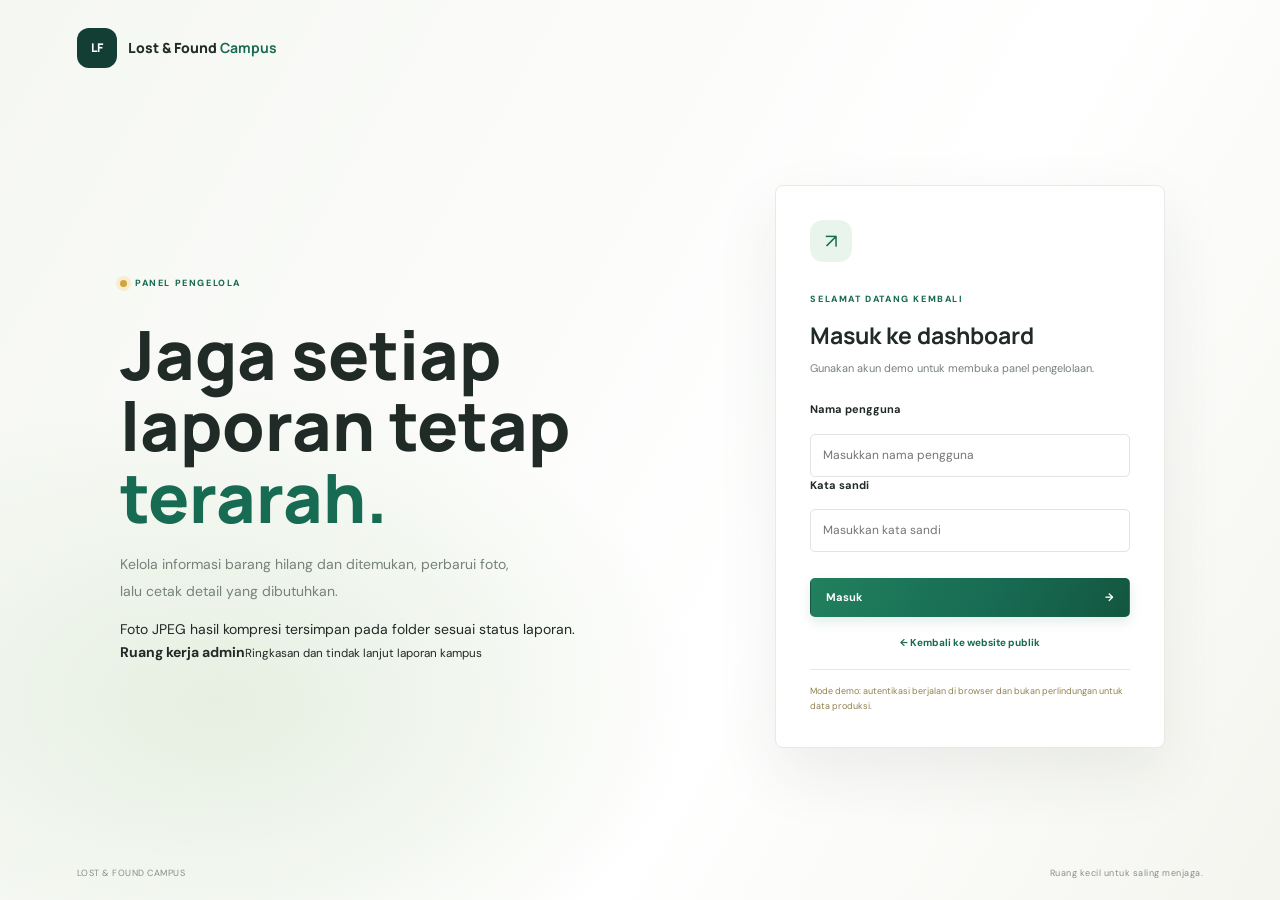
<file: admin/index.html>
<!doctype html>
<html lang="id">
  <head>
    <meta charset="UTF-8" />
    <meta name="viewport" content="width=device-width, initial-scale=1.0" />
    <meta
      name="description"
      content="Panel admin Lost & Found Campus untuk mengelola laporan barang kampus."
    />
    <meta name="robots" content="noindex, nofollow, noarchive" />
    <title>Admin | Lost & Found Campus</title>
    <link rel="preconnect" href="https://fonts.googleapis.com" />
    <link rel="preconnect" href="https://fonts.gstatic.com" crossorigin />
    <link
      href="https://fonts.googleapis.com/css2?family=DM+Sans:wght@400;500;600;700&family=Manrope:wght@500;600;700;800&display=swap"
      rel="stylesheet"
    />
    <link rel="stylesheet" href="../assets/css/admin.css" />
    <script src="../assets/js/admin.js?v=3" defer></script>
  </head>
  <body class="admin-body">
    <main class="login-stage" id="login-stage">
      <a class="login-brand" href="../index.html"
        ><span class="brand-symbol">LF</span
        ><span>Lost & Found <b>Campus</b></span></a
      >
      <section class="login-layout">
        <div class="login-copy">
          <span class="overline"><span></span> PANEL PENGELOLA</span>
          <h1>Jaga setiap<br />laporan tetap<br /><em>terarah.</em></h1>
          <p>
            Kelola informasi barang hilang dan ditemukan, perbarui foto, lalu
            cetak detail yang dibutuhkan.
          </p>
                Foto JPEG hasil kompresi tersimpan pada folder sesuai status
                laporan.
            <div>
              <b>Ruang kerja admin</b
              ><small>Ringkasan dan tindak lanjut laporan kampus</small>
            </div>
          </div>
        </div>
        <form class="login-form" id="login-form" novalidate>
          <div class="login-icon" aria-hidden="true">↗</div>
          <span class="overline">SELAMAT DATANG KEMBALI</span>
          <h2>Masuk ke dashboard</h2>
          <p>Gunakan akun demo untuk membuka panel pengelolaan.</p>
          <label for="admin-username">Nama pengguna</label>
          <input
            id="admin-username"
            name="username"
            autocomplete="username"
            required
            placeholder="Masukkan nama pengguna"
          />
          <label for="admin-password">Kata sandi</label>
          <input
            id="admin-password"
            name="password"
            type="password"
            autocomplete="current-password"
            required
            placeholder="Masukkan kata sandi"
          />
          <p class="login-error" id="login-error" role="alert"></p>
          <button
            class="admin-button admin-button-primary login-submit"
            type="submit"
          >
            Masuk <span aria-hidden="true">→</span>
          </button>
          <a class="back-link" href="../index.html"
            >← Kembali ke website publik</a
          >
          <p class="demo-warning">
            Mode demo: autentikasi berjalan di browser dan bukan perlindungan
            untuk data produksi.
          </p>
        </form>
      </section>
      <footer class="login-footer">
        <span>LOST & FOUND CAMPUS</span
        ><span>Ruang kecil untuk saling menjaga.</span>
      </footer>
    </main>

    <div class="admin-app hidden" id="admin-app">
      <aside class="sidebar" id="sidebar">
        <a class="sidebar-brand" href="../index.html"
          ><span class="brand-symbol">LF</span
          ><span>Lost & Found<small>Campus admin</small></span></a
        >
        <span class="sidebar-label">MENU UTAMA</span>
        <nav class="side-nav" aria-label="Menu dashboard">
          <button class="side-link active" type="button" data-view="overview">
            <span>◫</span> Ringkasan
          </button>
          <button
            class="side-link"
            type="button"
            data-view="reports"
            data-filter="Semua"
          >
            <span>▤</span> Semua laporan
          </button>
          <button
            class="side-link"
            type="button"
            data-view="reports"
            data-filter="Hilang"
          >
            <span class="nav-mark nav-lost"></span> Barang hilang
          </button>
          <button
            class="side-link"
            type="button"
            data-view="reports"
            data-filter="Ditemukan"
          >
            <span class="nav-mark nav-found"></span> Barang ditemukan
          </button>
          <button class="side-link" type="button" data-view="photos">
            <span>▧</span> Galeri foto
          </button>
          <button class="side-link" type="button" data-view="admins">
            <span>♙</span> Kelola admin
          </button>
        </nav>
        <div class="sidebar-spacer"></div>
        <div class="sidebar-note">
          <span class="note-spark">✳</span>
          <div>
            <b id="admin-storage-title">Menghubungkan server...</b
            ><small id="admin-storage-description"
              >Laporan dan foto akan disimpan di folder proyek.</small
            >
          </div>
        </div>
        <button class="side-link side-logout" id="logout-button" type="button">
          <span>↪</span> Keluar
        </button>
      </aside>

      <div class="workspace">
        <header class="admin-topbar">
          <button
            class="sidebar-toggle"
            id="sidebar-toggle"
            type="button"
            aria-label="Buka menu"
            aria-expanded="false"
          >
            ☰
          </button>
          <div class="breadcrumb">
            <a href="../index.html">Website</a><span>/</span><b>Admin</b>
          </div>
          <div class="topbar-actions">
            <span class="admin-avatar" id="current-admin-avatar">A</span
            ><span class="admin-identity"
              ><b id="current-admin-name">Administrator</b
              ><small id="current-admin-role">Admin</small></span
            >
          </div>
        </header>

        <main class="admin-main">
          <section class="admin-view" id="overview-view">
            <div class="page-heading">
              <div>
                <span class="overline">PUSAT KONTROL</span>
                <h1>Ringkasan <span>laporan</span></h1>
                <p>
                  Pantau laporan terbaru dan lanjutkan tindakan yang diperlukan.
                </p>
              </div>
              <button
                class="admin-button admin-button-primary"
                id="overview-print"
                type="button"
              >
                <span aria-hidden="true">⎙</span> Cetak daftar
              </button>
            </div>
            <div class="metric-grid">
              <article class="metric-card metric-total">
                <div class="metric-top">
                  <span>Total laporan</span><span class="metric-symbol">▤</span>
                </div>
                <strong id="metric-total">0</strong
                ><small>Seluruh laporan aktif</small>
              </article>
              <article class="metric-card metric-missing">
                <div class="metric-top">
                  <span>Barang hilang</span><span class="metric-symbol">!</span>
                </div>
                <strong id="metric-lost">0</strong
                ><small>Menunggu tindak lanjut</small>
              </article>
              <article class="metric-card metric-found">
                <div class="metric-top">
                  <span>Barang ditemukan</span
                  ><span class="metric-symbol">✓</span>
                </div>
                <strong id="metric-found">0</strong
                ><small>Menunggu pemilik</small>
              </article>
              <article class="metric-card metric-photos">
                <div class="metric-top">
                  <span>Dengan foto</span><span class="metric-symbol">▧</span>
                </div>
                <strong id="metric-photos">0</strong
                ><small>Foto tersimpan di server</small>
              </article>
            </div>
            <div class="overview-grid">
              <section class="panel latest-panel">
                <div class="panel-heading">
                  <div>
                    <span class="overline">PERLU DILIHAT</span>
                    <h2>Laporan terbaru</h2>
                  </div>
                  <button class="inline-link" type="button" data-open-reports>
                    Lihat semua →
                  </button>
                </div>
                <div class="latest-list" id="latest-list"></div>
              </section>
              <section class="panel category-panel">
                <div class="panel-heading">
                  <div>
                    <span class="overline">SEBARAN DATA</span>
                    <h2>Kategori barang</h2>
                  </div>
                  <span class="panel-count" id="category-total">0</span>
                </div>
                <div class="category-list" id="category-list"></div>
              </section>
            </div>
            <p class="local-data-note">
              <span>i</span
              ><span
                >Laporan dan foto tersimpan di folder proyek. Akun admin demo
                masih dikelola lokal di browser ini.</span
              >
            </p>
          </section>

          <section class="admin-view hidden" id="reports-view">
            <div class="page-heading">
              <div>
                <span class="overline">PENGELOLAAN DATA</span>
                <h1 id="reports-title">Semua <span>laporan</span></h1>
                <p>Perbarui detail, foto, atau cetak informasi laporan.</p>
              </div>
              <button
                class="admin-button admin-button-quiet"
                id="print-list"
                type="button"
              >
                <span aria-hidden="true">⎙</span> Cetak daftar
              </button>
            </div>
            <section class="panel report-manager">
              <div class="manager-toolbar">
                <label class="admin-search"
                  ><span aria-hidden="true">⌕</span
                  ><input
                    id="manager-search"
                    type="search"
                    placeholder="Cari nama atau lokasi..."
                    aria-label="Cari laporan" /></label
                ><label class="manager-select"
                  ><span class="sr-only">Filter status</span
                  ><select id="manager-status">
                    <option value="Semua">Semua status</option>
                    <option value="Hilang">Hilang</option>
                    <option value="Ditemukan">Ditemukan</option>
                  </select></label
                ><span class="manager-count" id="manager-count">0 laporan</span>
              </div>
              <div class="table-scroll">
                <table class="report-table">
                  <thead>
                    <tr>
                      <th>BARANG</th>
                      <th>KATEGORI</th>
                      <th>STATUS</th>
                      <th>LOKASI</th>
                      <th>TANGGAL KEJADIAN</th>
                      <th>TERAKHIR DIPERBARUI</th>
                      <th>SUMBER</th>
                      <th class="actions-heading">AKSI</th>
                    </tr>
                  </thead>
                  <tbody id="report-table-body"></tbody>
                </table>
              </div>
              <div class="table-empty hidden" id="table-empty">
                <span>⌕</span><b>Tidak ada laporan di sini</b
                ><small>Coba kata kunci atau filter yang berbeda.</small>
              </div>
            </section>
          </section>

          <section class="admin-view hidden" id="photos-view">
            <div class="page-heading">
              <div>
                <span class="overline">ARSIP VISUAL</span>
                <h1>Galeri <span>foto</span></h1>
                <p>Foto laporan dikelompokkan menurut status barang.</p>
              </div>
              <button
                class="admin-button admin-button-quiet"
                id="photo-print"
                type="button"
              >
                <span aria-hidden="true">⎙</span> Cetak galeri
              </button>
            </div>
            <div class="gallery-summary">
              <div>
                <span>HILANG</span
                ><strong id="gallery-lost-count">0 foto</strong>
              </div>
              <div>
                <span>DITEMUKAN</span
                ><strong id="gallery-found-count">0 foto</strong>
              </div>
              <p>
                Foto JPEG hasil kompresi tersimpan pada folder sesuai status
                laporan.
              </p>
            </div>
            <div class="photo-gallery" id="photo-gallery"></div>
            <div class="gallery-empty hidden" id="gallery-empty">
              <span>▧</span>
              <h2>Belum ada foto laporan</h2>
              <p>Tambahkan foto lewat aksi Edit pada salah satu laporan.</p>
              <button
                class="admin-button admin-button-primary"
                type="button"
                data-open-reports
              >
                Kelola laporan
              </button>
            </div>
          </section>

          <section class="admin-view hidden" id="admins-view">
            <div class="page-heading">
              <div>
                <span class="overline">AKSES PENGELOLA</span>
                <h1>Daftar <span>admin</span></h1>
                <p>Tambahkan dan kelola akun pengelola untuk browser ini.</p>
              </div>
            </div>
            <section class="panel admin-users-panel">
              <div class="admin-users-intro">
                <div>
                  <span class="overline">AKUN TERDAFTAR</span>
                  <h2>Administrator</h2>
                </div>
                <span class="panel-count" id="admin-user-count">0 admin</span>
              </div>
              <form class="admin-create-form" id="admin-create-form" novalidate>
                <label
                  >Username<input
                    id="new-admin-username"
                    autocomplete="off"
                    minlength="3"
                    maxlength="24"
                    required
                    placeholder="Contoh: admin.kampus"
                /></label>
                <label
                  >Kata sandi<input
                    id="new-admin-password"
                    type="password"
                    autocomplete="new-password"
                    minlength="8"
                    required
                    placeholder="Minimal 8 karakter"
                /></label>
                <label
                  >Ulangi kata sandi<input
                    id="new-admin-confirm"
                    type="password"
                    autocomplete="new-password"
                    minlength="8"
                    required
                    placeholder="Ketik ulang kata sandi"
                /></label>
                <button class="admin-button admin-button-primary" type="submit">
                  Tambah admin
                </button>
              </form>
              <p
                class="admin-create-error"
                id="admin-create-error"
                role="alert"
              ></p>
              <div class="table-scroll">
                <table class="report-table admin-user-table">
                  <thead>
                    <tr>
                      <th>USERNAME</th>
                      <th>STATUS AKUN</th>
                      <th>TERDAFTAR</th>
                      <th class="actions-heading">AKSI</th>
                    </tr>
                  </thead>
                  <tbody id="admin-list-body"></tbody>
                </table>
              </div>
            </section>
            <p class="local-data-note">
              <span>i</span
              ><span
                >Akun tambahan hanya berlaku di browser/origin ini. Kata sandi
                demo disimpan lokal, jadi fitur ini bukan autentikasi aman untuk
                produksi.</span
              >
            </p>
          </section>
        </main>
      </div>
    </div>

    <div
      class="modal-layer hidden"
      id="edit-modal"
      role="dialog"
      aria-modal="true"
      aria-labelledby="edit-title"
    >
      <form class="edit-dialog" id="edit-form" novalidate>
        <div class="dialog-heading">
          <div>
            <span class="overline">PERBARUI INFORMASI</span>
            <h2 id="edit-title">Edit laporan</h2>
          </div>
          <button
            class="icon-button"
            id="close-edit"
            type="button"
            aria-label="Tutup editor"
          >
            ×
          </button>
        </div>
        <input type="hidden" id="edit-id" />
        <div class="photo-editor">
          <div class="photo-preview" id="photo-preview">
            <span>▧</span><small>Belum ada foto</small>
          </div>
          <div class="photo-controls">
            <label
              class="admin-button admin-button-quiet upload-button"
              for="edit-photo"
              >Pilih foto</label
            ><input
              class="sr-only"
              id="edit-photo"
              type="file"
              accept="image/jpeg,image/png,image/webp"
            /><button
              class="text-danger hidden"
              id="remove-photo"
              type="button"
            >
              Hapus foto</button
            ><small
              >JPG, PNG, atau WebP. Maksimal 8 MB; foto akan diperkecil.</small
            >
          </div>
        </div>
        <div class="edit-fields">
          <label
            >Nama barang<input id="edit-name" maxlength="80" required
          /></label>
          <div class="edit-row">
            <label
              >Kategori<select id="edit-category" required>
                <option>Elektronik</option>
                <option>Dokumen</option>
                <option>Tas</option>
                <option>Kunci</option>
                <option>Aksesori</option>
                <option>Pakaian</option>
                <option>Lainnya</option>
              </select></label
            ><label
              >Status<select id="edit-status" required>
                <option>Hilang</option>
                <option>Ditemukan</option>
              </select></label
            >
          </div>
          <div class="edit-row">
            <label
              >Lokasi<input
                id="edit-location"
                maxlength="120"
                required /></label
            ><label
              >Tanggal kejadian<input id="edit-date" type="date" required
            /></label>
          </div>
          <label
            >Deskripsi<textarea
              id="edit-description"
              rows="3"
              maxlength="600"
              required
            ></textarea>
          </label>
          <label
            >Kontak pelapor<input id="edit-contact" maxlength="100" required
          /></label>
        </div>
        <p class="edit-error" id="edit-error" role="alert"></p>
        <div class="dialog-actions">
          <button
            class="admin-button admin-button-quiet"
            id="cancel-edit"
            type="button"
          >
            Batal</button
          ><button class="admin-button admin-button-primary" type="submit">
            Simpan perubahan
          </button>
        </div>
      </form>
    </div>
    <div class="toast-message hidden" id="admin-toast" role="status"></div>
    <section class="print-area" id="print-area" aria-hidden="true"></section>
  </body>
</html>
</file>
<file: assets/css/admin.css>
@import url("../../style.css");

:root {
  --admin-ink: #202a26;
  --admin-muted: #77827c;
  --admin-line: #e4e9e4;
  --admin-paper: #f5f7f3;
  --admin-white: #fff;
  --admin-green: #176b52;
  --admin-green-dark: #123e33;
  --admin-green-soft: #e7f3eb;
  --admin-red: #c45a53;
  --admin-red-soft: #fff0ed;
  --admin-gold: #d3a23f;
  --admin-shadow: 0 15px 40px rgba(26, 48, 38, 0.08);
}
.admin-body {
  min-height: 100vh;
  background: var(--admin-paper);
  color: var(--admin-ink);
  font-family: "DM Sans", sans-serif;
  font-size: 14px;
}
.admin-body h1,
.admin-body h2,
.admin-body h3 {
  font-family: "Manrope", "DM Sans", sans-serif;
  letter-spacing: 0;
}
.hidden {
  display: none !important;
}
.sr-only {
  position: absolute;
  width: 1px;
  height: 1px;
  padding: 0;
  margin: -1px;
  overflow: hidden;
  clip: rect(0, 0, 0, 0);
  white-space: nowrap;
  border: 0;
}
.login-stage {
  min-height: 100vh;
  padding: 28px clamp(22px, 6vw, 90px) 20px;
  background:
    radial-gradient(ellipse at 17% 78%, #e6efe1 0, transparent 32%),
    linear-gradient(120deg, #f5f7f2 0%, #fff 62%, #f4f5ef 100%);
  display: flex;
  flex-direction: column;
  justify-content: space-between;
}
.login-brand,
.sidebar-brand {
  display: inline-flex;
  align-items: center;
  gap: 11px;
  font-family: "Manrope", sans-serif;
  font-weight: 800;
  font-size: 14px;
}
.login-brand b {
  color: var(--admin-green);
}
.brand-symbol {
  display: grid;
  place-items: center;
  width: 40px;
  height: 40px;
  background: var(--admin-green-dark);
  color: #fff;
  border-radius: 12px;
  font-size: 12px;
}
.login-layout {
  width: min(100%, 1050px);
  margin: 35px auto;
  display: grid;
  grid-template-columns: 1.05fr 0.75fr;
  align-items: center;
  gap: clamp(55px, 9vw, 130px);
}
.login-copy {
  padding-left: 5px;
}
.overline {
  display: inline-flex;
  align-items: center;
  gap: 8px;
  color: var(--admin-green);
  font-size: 9px;
  font-weight: 800;
  letter-spacing: 1.6px;
}
.login-copy .overline span {
  width: 7px;
  height: 7px;
  border-radius: 50%;
  background: #d3a23f;
  box-shadow: 0 0 0 4px #f8edcf;
}
.login-copy h1 {
  font-size: clamp(42px, 5.4vw, 68px);
  line-height: 1.05;
  font-weight: 800;
  margin: 26px 0 18px;
}
.login-copy h1 em {
  color: var(--admin-green);
  font-style: normal;
}
.login-copy > p {
  max-width: 410px;
  color: var(--admin-muted);
  font-size: 14px;
  line-height: 1.9;
}
.login-stamp {
  display: flex;
  align-items: center;
  gap: 13px;
  margin-top: 40px;
}
.login-stamp > span {
  display: grid;
  place-items: center;
  width: 40px;
  height: 40px;
  background: #e8f1e6;
  color: var(--admin-green);
  font-size: 11px;
  font-weight: 800;
  border-radius: 12px;
}
.login-stamp div {
  display: grid;
  gap: 3px;
}
.login-stamp b {
  font-size: 12px;
}
.login-stamp small {
  font-size: 10px;
  color: var(--admin-muted);
}
.login-form {
  width: 100%;
  max-width: 410px;
  justify-self: end;
  padding: 34px;
  background: #fff;
  border: 1px solid #e8ebe5;
  border-radius: 8px;
  box-shadow: 0 25px 65px rgba(34, 52, 42, 0.08);
}
.login-icon {
  display: grid;
  place-items: center;
  width: 42px;
  height: 42px;
  background: #e9f4ed;
  color: var(--admin-green);
  border-radius: 13px;
  font-size: 20px;
  margin-bottom: 24px;
}
.login-form h2 {
  font-size: 23px;
  margin: 8px 0 6px;
}
.login-form > p:not(.login-error):not(.demo-warning) {
  font-size: 11px;
  color: var(--admin-muted);
  margin: 0 0 24px;
}
.login-form label,
.edit-fields label {
  display: grid;
  gap: 7px;
  font-size: 11px;
  font-weight: 700;
  margin-bottom: 15px;
}
.login-form input,
.edit-fields input,
.edit-fields select,
.edit-fields textarea {
  width: 100%;
  min-height: 43px;
  border: 1px solid #dfe5df;
  border-radius: 5px;
  padding: 10px 12px;
  color: var(--admin-ink);
  background: #fff;
  outline: none;
  font-size: 12px;
}
.login-form input:focus,
.edit-fields input:focus,
.edit-fields select:focus,
.edit-fields textarea:focus,
.admin-search:focus-within {
  border-color: #64a889;
  box-shadow: 0 0 0 3px #176b5215;
}
.login-error,
.edit-error {
  min-height: 18px;
  margin: 0;
  color: #b64d48;
  font-size: 11px;
}
.admin-button {
  display: inline-flex;
  align-items: center;
  justify-content: center;
  gap: 9px;
  min-height: 39px;
  padding: 0 14px;
  border: 1px solid transparent;
  border-radius: 5px;
  font-size: 11px;
  font-weight: 700;
  cursor: pointer;
  transition:
    background 0.18s,
    border-color 0.18s,
    transform 0.18s,
    color 0.18s;
}
.admin-button:hover {
  transform: translateY(-1px);
}
.admin-button-primary {
  background: var(--admin-green);
  color: #fff;
}
.admin-button-primary:hover {
  background: #10543f;
}
.admin-button-quiet {
  background: #fff;
  color: #46544c;
  border-color: var(--admin-line);
}
.admin-button-quiet:hover {
  background: #f1f6f1;
  border-color: #b9cbbd;
}
.login-submit {
  width: 100%;
  margin-top: 8px;
  justify-content: space-between;
  padding: 0 15px;
}
.back-link {
  display: block;
  margin: 18px 0 0;
  text-align: center;
  font-size: 10px;
  font-weight: 700;
  color: var(--admin-green);
}
.demo-warning {
  border-top: 1px solid var(--admin-line);
  padding-top: 14px;
  margin: 18px 0 0;
  color: #92804d;
  font-size: 9px;
  line-height: 1.6;
}
.login-footer {
  display: flex;
  justify-content: space-between;
  color: #858f88;
  font-size: 9px;
  letter-spacing: 0.5px;
}
.admin-app {
  min-height: 100vh;
}
.sidebar {
  position: fixed;
  inset: 0 auto 0 0;
  width: 244px;
  padding: 25px 16px 18px;
  background: var(--admin-green-dark);
  color: #edf4ed;
  display: flex;
  flex-direction: column;
  z-index: 30;
}
.sidebar-brand {
  font-size: 12px;
  color: #fff;
  padding: 0 8px 30px;
}
.sidebar-brand .brand-symbol {
  background: #286e56;
}
.sidebar-brand small {
  display: block;
  color: #aabeb1;
  font:
    500 9px "DM Sans",
    sans-serif;
  margin-top: 3px;
}
.sidebar-label {
  padding: 0 11px;
  color: #89a799;
  font-size: 8px;
  font-weight: 800;
  letter-spacing: 1.5px;
  margin-bottom: 11px;
}
.side-nav {
  display: grid;
  gap: 5px;
}
.side-link {
  width: 100%;
  display: flex;
  align-items: center;
  gap: 12px;
  min-height: 40px;
  padding: 0 12px;
  border: 0;
  border-radius: 5px;
  background: transparent;
  color: #c0d1c7;
  text-align: left;
  font:
    600 11px "DM Sans",
    sans-serif;
  cursor: pointer;
  transition:
    background 0.18s,
    color 0.18s;
}
.side-link > span:first-child {
  width: 17px;
  color: #9bb4a7;
  font-size: 15px;
  text-align: center;
}
.side-link:hover {
  background: #ffffff0c;
  color: #fff;
}
.side-link.active {
  background: #ffffff16;
  color: #fff;
}
.side-link.active > span:first-child {
  color: #e3c66e;
}
.nav-mark {
  width: 8px;
  height: 8px;
  margin-inline: 4px 5px;
  border-radius: 50%;
  background: #da7770;
}
.nav-found {
  background: #8ed0a6;
}
.sidebar-spacer {
  flex: 1;
}
.sidebar-note {
  display: flex;
  gap: 10px;
  padding: 12px 10px;
  background: #ffffff0d;
  border: 1px solid #ffffff10;
  border-radius: 5px;
  margin-bottom: 14px;
}
.note-spark {
  color: #e2c66d;
  font-size: 15px;
}
.sidebar-note div {
  display: grid;
  gap: 4px;
}
.sidebar-note b {
  font-size: 9px;
}
.sidebar-note small {
  font-size: 8px;
  color: #a9beb2;
  line-height: 1.5;
}
.side-logout {
  border-top: 1px solid #ffffff18;
  border-radius: 0;
  padding-top: 11px;
  color: #ccd9d0;
}
.workspace {
  margin-left: 244px;
  min-height: 100vh;
}
.admin-topbar {
  height: 68px;
  display: flex;
  align-items: center;
  justify-content: space-between;
  padding: 0 clamp(20px, 3vw, 43px);
  background: #fff;
  border-bottom: 1px solid var(--admin-line);
}
.breadcrumb {
  display: flex;
  gap: 9px;
  align-items: center;
  font-size: 10px;
  color: #98a19b;
}
.breadcrumb a:hover {
  color: var(--admin-green);
}
.breadcrumb b {
  color: #3b463f;
}
.topbar-actions {
  display: flex;
  align-items: center;
  gap: 9px;
}
.admin-avatar {
  display: grid;
  place-items: center;
  width: 31px;
  height: 31px;
  border-radius: 50%;
  background: #e8f1e6;
  color: var(--admin-green);
  font-size: 12px;
  font-weight: 800;
}
.admin-identity {
  display: grid;
  gap: 2px;
}
.admin-identity b {
  font-size: 10px;
}
.admin-identity small {
  font-size: 9px;
  color: var(--admin-muted);
}
.sidebar-toggle {
  display: none;
}
.admin-main {
  max-width: 1500px;
  margin: 0 auto;
  padding: 37px clamp(20px, 3vw, 43px) 60px;
}
.page-heading {
  display: flex;
  justify-content: space-between;
  align-items: end;
  gap: 20px;
  margin-bottom: 24px;
}
.page-heading h1 {
  font-size: 29px;
  line-height: 1.2;
  margin: 7px 0 6px;
}
.page-heading h1 span {
  color: var(--admin-green);
}
.page-heading p {
  font-size: 11px;
  color: var(--admin-muted);
  margin: 0;
}
.metric-grid {
  display: grid;
  grid-template-columns: repeat(4, minmax(0, 1fr));
  gap: 13px;
}
.metric-card {
  min-height: 130px;
  background: #fff;
  border: 1px solid var(--admin-line);
  border-radius: 6px;
  padding: 17px 18px;
  display: flex;
  flex-direction: column;
}
.metric-top {
  display: flex;
  align-items: center;
  justify-content: space-between;
  font-size: 10px;
  color: #718078;
}
.metric-symbol {
  display: grid;
  place-items: center;
  width: 28px;
  height: 28px;
  border-radius: 8px;
  background: #eff4ed;
  color: var(--admin-green);
  font-weight: 800;
}
.metric-card strong {
  font:
    800 29px "Manrope",
    sans-serif;
  line-height: 1.25;
  margin: 10px 0 3px;
}
.metric-card small {
  font-size: 9px;
  color: #99a39c;
}
.metric-missing .metric-symbol {
  background: #fff0ed;
  color: var(--admin-red);
}
.metric-found .metric-symbol {
  background: #e8f4eb;
  color: #43845b;
}
.metric-photos .metric-symbol {
  background: #f9f1dc;
  color: #a27a23;
}
.overview-grid {
  display: grid;
  grid-template-columns: 1.25fr 0.75fr;
  gap: 14px;
  margin-top: 15px;
}
.panel {
  background: #fff;
  border: 1px solid var(--admin-line);
  border-radius: 6px;
}
.latest-panel,
.category-panel {
  padding: 19px;
}
.panel-heading {
  display: flex;
  justify-content: space-between;
  align-items: center;
  gap: 10px;
}
.panel-heading h2 {
  font-size: 15px;
  margin: 5px 0 0;
}
.panel-heading .overline {
  font-size: 8px;
}
.inline-link {
  border: 0;
  background: transparent;
  color: var(--admin-green);
  font-size: 10px;
  font-weight: 700;
  cursor: pointer;
}
.latest-list {
  margin-top: 14px;
}
.latest-item {
  display: grid;
  grid-template-columns: 42px minmax(0, 1fr) auto;
  gap: 11px;
  align-items: center;
  padding: 10px 0;
  border-top: 1px solid #eff1ed;
}
.latest-thumb,
.table-thumb {
  display: grid;
  place-items: center;
  overflow: hidden;
  background: #f1f3ed;
  color: #859188;
}
.latest-thumb {
  width: 42px;
  height: 42px;
  border-radius: 5px;
  font-size: 17px;
}
.latest-thumb img,
.table-thumb img,
.gallery-photo img,
.photo-preview img,
.print-photo {
  width: 100%;
  height: 100%;
  object-fit: cover;
}
.latest-name {
  min-width: 0;
}
.latest-name b {
  display: block;
  font-size: 10px;
  overflow: hidden;
  text-overflow: ellipsis;
  white-space: nowrap;
}
.latest-name small {
  display: block;
  font-size: 9px;
  color: #89948c;
  margin-top: 4px;
}
.latest-actions {
  display: flex;
  gap: 5px;
}
.tiny-action {
  border: 0;
  background: transparent;
  color: var(--admin-green);
  font-size: 9px;
  font-weight: 700;
  cursor: pointer;
  padding: 5px;
}
.category-panel {
  min-height: 260px;
}
.panel-count {
  font-size: 10px;
  color: #8a968d;
}
.category-list {
  display: grid;
  gap: 14px;
  margin-top: 20px;
}
.category-row {
  display: grid;
  grid-template-columns: 70px minmax(0, 1fr) 25px;
  gap: 9px;
  align-items: center;
  font-size: 9px;
}
.category-row > span:first-child {
  color: #68746c;
}
.category-track {
  height: 6px;
  background: #edf1eb;
  border-radius: 99px;
  overflow: hidden;
}
.category-track i {
  display: block;
  height: 100%;
  background: #4f9b74;
  border-radius: inherit;
}
.category-row b {
  text-align: right;
  font-size: 9px;
}
.local-data-note {
  display: flex;
  align-items: flex-start;
  gap: 9px;
  margin: 17px 0 0;
  padding: 12px 14px;
  background: #f7f2e4;
  border: 1px solid #eee5cd;
  border-radius: 5px;
  color: #7a704f;
  font-size: 9px;
  line-height: 1.7;
}
.local-data-note > span:first-child {
  display: grid;
  place-items: center;
  flex: none;
  width: 17px;
  height: 17px;
  border: 1px solid #c2ac68;
  border-radius: 50%;
  font-size: 10px;
  font-weight: 800;
}
.report-manager {
  overflow: hidden;
}
.manager-toolbar {
  display: flex;
  align-items: center;
  gap: 9px;
  padding: 14px 16px;
  border-bottom: 1px solid var(--admin-line);
}
.admin-search {
  display: flex;
  align-items: center;
  gap: 9px;
  flex: 1;
  max-width: 450px;
  height: 37px;
  border: 1px solid var(--admin-line);
  border-radius: 5px;
  padding: 0 10px;
  color: #8d9991;
}
.admin-search > span {
  font-size: 20px;
}
.admin-search input {
  min-width: 0;
  width: 100%;
  border: 0;
  outline: 0;
  background: transparent;
  font-size: 10px;
  color: var(--admin-ink);
}
.manager-select select {
  height: 37px;
  min-width: 145px;
  padding: 0 10px;
  border: 1px solid var(--admin-line);
  border-radius: 5px;
  background: #fff;
  color: #66736a;
  font-size: 10px;
}
.manager-count {
  margin-left: auto;
  color: #828e85;
  font-size: 9px;
  white-space: nowrap;
}
.table-scroll {
  overflow-x: auto;
}
.report-table {
  width: 100%;
  border-collapse: collapse;
  white-space: nowrap;
}
.report-table th {
  height: 39px;
  background: #fafbf9;
  color: #89948d;
  text-align: left;
  font-size: 8px;
  letter-spacing: 0.7px;
  font-weight: 800;
  padding: 0 13px;
}
.report-table td {
  padding: 11px 13px;
  border-top: 1px solid #eff1ed;
  font-size: 9px;
  color: #667169;
}
.report-table tbody tr:hover {
  background: #fbfcfa;
}
.report-table th:first-child,
.report-table td:first-child {
  padding-left: 16px;
}
.report-table .actions-heading {
  text-align: right;
  padding-right: 17px;
}
.table-item {
  display: flex;
  align-items: center;
  gap: 10px;
  min-width: 175px;
}
.table-thumb {
  width: 36px;
  height: 36px;
  flex: none;
  border-radius: 4px;
  font-size: 15px;
}
.table-item b {
  display: block;
  max-width: 180px;
  overflow: hidden;
  text-overflow: ellipsis;
  color: #303a33;
  font-size: 10px;
}
.table-item small,
.table-sub {
  display: block;
  color: #99a199;
  font-size: 8px;
  margin-top: 3px;
}
.status-pill {
  display: inline-flex;
  align-items: center;
  gap: 5px;
  padding: 5px 8px;
  border-radius: 99px;
  font-size: 8px;
  font-weight: 800;
}
.status-pill::before {
  content: "";
  width: 5px;
  height: 5px;
  border-radius: 50%;
  background: currentColor;
}
.status-pill.lost {
  background: #fff0ed;
  color: #b95650;
}
.status-pill.found {
  background: #eaf5ed;
  color: #378052;
}
.row-actions {
  display: flex;
  justify-content: flex-end;
  gap: 3px;
}
.row-action {
  width: 29px;
  height: 29px;
  display: grid;
  place-items: center;
  border: 1px solid transparent;
  background: transparent;
  color: #637168;
  border-radius: 4px;
  font-size: 14px;
  cursor: pointer;
}
.row-action:hover {
  background: #eff5ef;
  color: var(--admin-green);
}
.row-action.delete:hover {
  background: #fff0ed;
  color: #b95650;
}
.table-empty,
.gallery-empty {
  padding: 55px 20px;
  text-align: center;
  color: #88948b;
}
.table-empty > span,
.gallery-empty > span {
  display: block;
  font-size: 26px;
  color: #9cac9f;
}
.table-empty b {
  display: block;
  margin-top: 9px;
  font-size: 12px;
  color: #526057;
}
.table-empty small {
  display: block;
  margin-top: 5px;
  font-size: 10px;
}
.gallery-summary {
  display: flex;
  align-items: center;
  gap: 28px;
  padding: 17px 19px;
  margin-bottom: 16px;
  background: #fff;
  border: 1px solid var(--admin-line);
  border-radius: 6px;
}
.gallery-summary > div {
  display: grid;
  gap: 4px;
}
.gallery-summary > div span {
  font-size: 8px;
  letter-spacing: 1px;
  font-weight: 800;
  color: #87938a;
}
.gallery-summary > div strong {
  font:
    700 12px "Manrope",
    sans-serif;
}
.gallery-summary p {
  margin-left: auto;
  font-size: 9px;
  color: #839087;
}
.photo-gallery {
  display: grid;
  grid-template-columns: repeat(3, minmax(0, 1fr));
  gap: 14px;
}
.gallery-card {
  background: #fff;
  border: 1px solid var(--admin-line);
  border-radius: 6px;
  overflow: hidden;
}
.gallery-photo {
  height: 190px;
  background: #edf1eb;
  display: grid;
  place-items: center;
  color: #9ba79e;
  font-size: 35px;
  overflow: hidden;
}
.gallery-card-body {
  padding: 12px;
}
.gallery-card-body h3 {
  margin: 0;
  font-size: 11px;
  overflow: hidden;
  text-overflow: ellipsis;
  white-space: nowrap;
}
.gallery-meta {
  display: flex;
  justify-content: space-between;
  gap: 8px;
  margin-top: 7px;
  color: #849087;
  font-size: 9px;
}
.gallery-actions {
  display: flex;
  gap: 5px;
  margin-top: 12px;
}
.gallery-empty {
  background: #fff;
  border: 1px dashed #d9e1d8;
  border-radius: 6px;
}
.gallery-empty h2 {
  font-size: 15px;
  color: #46534a;
  margin: 9px 0 5px;
}
.gallery-empty p {
  font-size: 10px;
  margin: 0 0 17px;
}
.modal-layer {
  position: fixed;
  inset: 0;
  z-index: 60;
  display: grid;
  place-items: center;
  padding: 20px;
  background: rgba(17, 34, 27, 0.54);
  backdrop-filter: blur(3px);
  animation: adminFade 0.18s ease;
}
.edit-dialog {
  width: min(650px, 100%);
  max-height: min(92vh, 880px);
  overflow: auto;
  background: #fff;
  border-radius: 7px;
  padding: 24px;
  box-shadow: 0 24px 80px #14261d40;
  animation: adminPop 0.2s ease;
}
.dialog-heading {
  display: flex;
  justify-content: space-between;
  align-items: flex-start;
  margin-bottom: 17px;
}
.dialog-heading h2 {
  margin: 5px 0 0;
  font-size: 19px;
}
.dialog-heading .overline {
  font-size: 8px;
}
.icon-button {
  width: 32px;
  height: 32px;
  border: 0;
  border-radius: 5px;
  background: #f0f3ef;
  color: #627066;
  font-size: 22px;
  cursor: pointer;
}
.photo-editor {
  display: flex;
  align-items: center;
  gap: 15px;
  padding: 12px;
  background: #f8faf7;
  border: 1px solid #edf0eb;
  border-radius: 5px;
  margin-bottom: 17px;
}
.photo-preview {
  display: grid;
  place-items: center;
  align-content: center;
  gap: 4px;
  flex: none;
  width: 82px;
  height: 70px;
  overflow: hidden;
  background: #eaf0e9;
  color: #91a095;
}
.photo-preview > span {
  font-size: 20px;
}
.photo-preview small {
  font-size: 8px;
}
.photo-controls {
  display: grid;
  justify-items: start;
  gap: 8px;
}
.photo-controls small {
  font-size: 8px;
  color: #8b968e;
}
.upload-button {
  min-height: 31px;
}
.text-danger {
  padding: 2px;
  border: 0;
  background: transparent;
  color: #b95650;
  font-size: 9px;
  font-weight: 700;
  cursor: pointer;
}
.edit-fields {
  display: grid;
  gap: 0;
}
.edit-fields label {
  margin-bottom: 11px;
}
.edit-fields input,
.edit-fields select {
  height: 37px;
  min-height: 37px;
}
.edit-fields textarea {
  min-height: 75px;
  resize: vertical;
}
.edit-row {
  display: grid;
  grid-template-columns: 1fr 1fr;
  gap: 12px;
}
.dialog-actions {
  display: flex;
  justify-content: flex-end;
  gap: 8px;
  border-top: 1px solid var(--admin-line);
  padding-top: 14px;
  margin-top: 10px;
}
.toast-message {
  position: fixed;
  right: 22px;
  bottom: 22px;
  z-index: 80;
  max-width: min(380px, calc(100% - 40px));
  padding: 12px 16px;
  background: #203b30;
  color: #fff;
  border-radius: 5px;
  box-shadow: var(--admin-shadow);
  font-size: 10px;
  animation: adminFade 0.2s ease;
}
.print-area {
  display: none;
}
@keyframes adminFade {
  from {
    opacity: 0;
  }
  to {
    opacity: 1;
  }
}
@keyframes adminPop {
  from {
    opacity: 0;
    transform: translateY(8px) scale(0.99);
  }
  to {
    opacity: 1;
    transform: translateY(0) scale(1);
  }
}
@media (max-width: 1050px) {
  .sidebar {
    width: 215px;
  }
  .workspace {
    margin-left: 215px;
  }
  .metric-grid {
    grid-template-columns: repeat(2, minmax(0, 1fr));
  }
  .overview-grid {
    grid-template-columns: 1fr;
  }
  .photo-gallery {
    grid-template-columns: repeat(2, minmax(0, 1fr));
  }
}
@media (max-width: 720px) {
  .login-stage {
    padding: 20px 20px 16px;
  }
  .login-layout {
    grid-template-columns: 1fr;
    gap: 20px;
    margin: 28px auto;
  }
  .login-copy h1 {
    font-size: 42px;
    margin: 17px 0 10px;
  }
  .login-copy > p {
    font-size: 12px;
  }
  .login-stamp {
    margin-top: 18px;
  }
  .login-form {
    justify-self: center;
    padding: 24px;
  }
  .login-footer {
    font-size: 8px;
    gap: 10px;
  }
  .sidebar {
    width: 260px;
    transform: translateX(-100%);
    transition: transform 0.2s;
    box-shadow: none;
  }
  .sidebar.open {
    transform: translateX(0);
    box-shadow: 15px 0 35px #11291d30;
  }
  .workspace {
    margin-left: 0;
  }
  .admin-topbar {
    height: 58px;
    padding: 0 15px;
  }
  .sidebar-toggle {
    display: grid;
    place-items: center;
    width: 32px;
    height: 32px;
    border: 0;
    border-radius: 5px;
    background: #eaf2e9;
    color: var(--admin-green);
    font-size: 17px;
  }
  .breadcrumb {
    margin-right: auto;
    margin-left: 11px;
  }
  .admin-identity {
    display: none;
  }
  .admin-main {
    padding: 27px 15px 45px;
  }
  .page-heading {
    align-items: flex-start;
  }
  .page-heading h1 {
    font-size: 23px;
  }
  .page-heading p {
    max-width: 320px;
    font-size: 10px;
    line-height: 1.6;
  }
  .page-heading > .admin-button {
    flex: none;
    padding: 0 9px;
    font-size: 9px;
  }
  .metric-grid {
    gap: 8px;
  }
  .metric-card {
    min-height: 112px;
    padding: 12px;
  }
  .metric-card strong {
    font-size: 24px;
  }
  .metric-top {
    font-size: 9px;
  }
  .metric-symbol {
    width: 24px;
    height: 24px;
  }
  .metric-card small {
    font-size: 8px;
  }
  .latest-panel,
  .category-panel {
    padding: 14px;
  }
  .manager-toolbar {
    flex-wrap: wrap;
    padding: 11px;
  }
  .admin-search {
    max-width: none;
    flex-basis: 100%;
  }
  .manager-select select {
    min-width: 130px;
  }
  .manager-count {
    font-size: 8px;
  }
  .report-table {
    min-width: 760px;
  }
  .gallery-summary {
    gap: 15px;
    padding: 13px;
    flex-wrap: wrap;
  }
  .gallery-summary p {
    flex-basis: 100%;
    margin: 0;
  }
  .photo-gallery {
    grid-template-columns: repeat(2, minmax(0, 1fr));
    gap: 9px;
  }
  .gallery-photo {
    height: 135px;
  }
  .edit-dialog {
    padding: 17px;
  }
  .edit-row {
    gap: 8px;
  }
  .admin-create-form {
    grid-template-columns: 1fr;
    align-items: stretch;
  }
  .admin-create-form .admin-button {
    margin-top: 3px;
  }
  .admin-users-panel {
    padding: 14px;
  }
  .edit-fields label {
    font-size: 10px;
  }
  .gallery-card-body {
    padding: 10px;
  }
  .gallery-actions .admin-button {
    flex: 1;
    padding: 0 7px;
    font-size: 9px;
  }
}
@media (max-width: 390px) {
  .metric-grid {
    grid-template-columns: 1fr 1fr;
  }
  .metric-top {
    font-size: 8px;
  }
  .photo-gallery {
    grid-template-columns: 1fr 1fr;
  }
  .login-footer span:last-child {
    max-width: 150px;
    text-align: right;
  }
  .edit-row {
    grid-template-columns: 1fr;
  }
}
@media print {
  body.admin-body {
    background: #fff !important;
  }
  .login-stage,
  .admin-app,
  .modal-layer,
  .toast-message {
    display: none !important;
  }
  .print-area {
    display: block !important;
    padding: 0 !important;
    color: #111 !important;
    font:
      11pt Arial,
      sans-serif;
  }
  .print-area h1 {
    font-size: 20pt;
    margin: 0 0 5mm;
  }
  .print-area h2 {
    font-size: 15pt;
  }
  .print-area p,
  .print-area td,
  .print-area th,
  .print-area dd {
    font-size: 10pt;
    line-height: 1.5;
  }
  .print-area table {
    width: 100%;
    border-collapse: collapse;
  }
  .print-area th,
  .print-area td {
    border: 1px solid #bbb;
    padding: 7px;
    text-align: left;
  }
  .print-photo {
    display: block;
    width: auto;
    max-width: 150mm;
    height: auto;
    max-height: 100mm;
    object-fit: contain;
    margin: 6mm 0;
  }
  .print-meta {
    display: grid;
    grid-template-columns: 35mm 1fr;
    gap: 3mm;
  }
  .print-area small {
    color: #555;
  }
}
.admin-app {
  background: linear-gradient(125deg, #f5f8f3 0%, #f2f6f1 52%, #f7f8f4 100%);
}
.sidebar {
  background: linear-gradient(155deg, #1a503e 0%, #123e33 58%, #10352b 100%);
}
.admin-topbar {
  background: linear-gradient(100deg, #fff 0%, #f8fbf7 70%, #f0f6ef 100%);
}
.admin-view:not(.hidden) {
  animation: adminEnter 0.48s cubic-bezier(0.2, 0.7, 0.2, 1) backwards;
}
.login-copy {
  animation: adminEnter 0.65s cubic-bezier(0.2, 0.7, 0.2, 1) both;
}
.login-form {
  animation: adminEnter 0.65s cubic-bezier(0.2, 0.7, 0.2, 1) 0.1s both;
}
.admin-button {
  transition:
    background 0.22s ease,
    border-color 0.22s ease,
    transform 0.22s ease,
    color 0.22s ease,
    box-shadow 0.22s ease;
}
.admin-button:active {
  transform: translateY(0) scale(0.98);
}
.admin-button-primary {
  background: linear-gradient(115deg, #21805e 0%, #176b52 58%, #145640 100%);
  box-shadow: 0 5px 12px rgba(23, 107, 82, 0.12);
}
.admin-button-primary:hover {
  background: linear-gradient(115deg, #176b52 0%, #12563f 100%);
  box-shadow: 0 8px 18px rgba(23, 107, 82, 0.2);
}
.admin-button-quiet:hover {
  box-shadow: 0 5px 13px rgba(26, 48, 38, 0.07);
}
.side-link {
  transition:
    background 0.22s ease,
    color 0.22s ease,
    transform 0.22s ease;
}
.side-link:hover {
  transform: translateX(2px);
}
.metric-card {
  position: relative;
  overflow: hidden;
  border-color: #e2e9e1;
  box-shadow: 0 5px 18px rgba(32, 54, 39, 0.035);
  animation: adminEnter 0.48s cubic-bezier(0.2, 0.7, 0.2, 1) both;
  animation-fill-mode: backwards;
  transition:
    transform 0.24s ease,
    box-shadow 0.24s ease,
    border-color 0.24s ease;
}
.metric-card::before {
  position: absolute;
  inset: 0 0 auto;
  height: 3px;
  background: linear-gradient(90deg, #4f9b74, #a6c97f 58%, #e4c46f);
  content: "";
}
.metric-card:hover {
  transform: translateY(-3px);
  border-color: #cbdcca;
  box-shadow: 0 14px 28px rgba(32, 54, 39, 0.09);
}
.metric-card:nth-child(2) {
  animation-delay: 0.06s;
  background: linear-gradient(135deg, #fff 0%, #fff9f6 100%);
}
.metric-card:nth-child(2)::before {
  background: linear-gradient(90deg, #cf7365, #e6a37c);
}
.metric-card:nth-child(3) {
  animation-delay: 0.12s;
  background: linear-gradient(135deg, #fff 0%, #f2faf2 100%);
}
.metric-card:nth-child(3)::before {
  background: linear-gradient(90deg, #4f9b74, #9acb8e);
}
.metric-card:nth-child(4) {
  animation-delay: 0.18s;
  background: linear-gradient(135deg, #fff 0%, #fcf8ed 100%);
}
.metric-card:nth-child(4)::before {
  background: linear-gradient(90deg, #c39738, #ead184);
}
.metric-total {
  background: linear-gradient(135deg, #fff 0%, #f0f7f1 100%);
}
.metric-total::before {
  background: linear-gradient(90deg, #267d5b, #8abb76);
}
.metric-symbol {
  background: linear-gradient(145deg, #e5f2e6, #f1f5df);
}
.overview-grid .panel {
  animation: adminEnter 0.55s cubic-bezier(0.2, 0.7, 0.2, 1) 0.16s both;
}
.latest-item {
  transition:
    background 0.2s ease,
    padding 0.2s ease;
}
.latest-item:hover {
  padding-inline: 7px;
  background: linear-gradient(90deg, #f3f8f2, #fff 82%);
}
.category-track i {
  background: linear-gradient(90deg, #39835f, #75b17a 75%, #c1ca6e);
  transition: width 0.65s cubic-bezier(0.2, 0.7, 0.2, 1);
}
.report-table tbody tr {
  animation: adminFade 0.32s ease both;
}
.report-table tbody tr:nth-child(2) {
  animation-delay: 0.04s;
}
.report-table tbody tr:nth-child(3) {
  animation-delay: 0.08s;
}
.report-table tbody tr:nth-child(4) {
  animation-delay: 0.12s;
}
.row-action {
  transition:
    background 0.2s ease,
    color 0.2s ease,
    transform 0.2s ease;
}
.row-action:hover {
  background: #eff5ef;
  color: var(--admin-green);
}
.gallery-card {
  transition:
    transform 0.24s ease,
    box-shadow 0.24s ease,
    border-color 0.24s ease;
}
.gallery-card:hover {
  transform: translateY(-4px);
  border-color: #c9dbc9;
  box-shadow: 0 14px 27px rgba(32, 54, 39, 0.1);
}
.gallery-photo img {
  transition: transform 0.45s cubic-bezier(0.2, 0.7, 0.2, 1);
}
.gallery-card:hover .gallery-photo img {
  transform: none;
}
.gallery-photo img {
  padding: 8px;
  object-fit: contain;
}
.photo-preview img {
  object-fit: contain;
}
.local-data-note {
  background: linear-gradient(110deg, #fbf7e9, #f7f4e8 70%, #eef4e9);
}
.photo-editor {
  background: linear-gradient(115deg, #f4f8f2, #fbfaf4);
}
.report-manager .report-table {
  min-width: 1020px;
}
.admin-users-panel {
  padding: 19px;
}
.admin-users-intro {
  display: flex;
  justify-content: space-between;
  align-items: center;
  gap: 12px;
  padding-bottom: 15px;
  border-bottom: 1px solid var(--admin-line);
}
.admin-users-intro h2 {
  margin: 5px 0 0;
  font-size: 15px;
}
.admin-create-form {
  display: grid;
  grid-template-columns: repeat(3, minmax(130px, 1fr)) auto;
  align-items: end;
  gap: 10px;
  padding: 17px 0 12px;
}
.admin-create-form label {
  display: grid;
  gap: 7px;
  margin: 0;
  color: #4c5a50;
  font-size: 10px;
  font-weight: 700;
}
.admin-create-form input {
  width: 100%;
  min-width: 0;
  height: 38px;
  padding: 0 10px;
  border: 1px solid var(--admin-line);
  border-radius: 4px;
  outline: none;
  color: var(--admin-ink);
  font:
    10px "DM Sans",
    sans-serif;
}
.admin-create-form input:focus {
  border-color: #64a889;
  box-shadow: 0 0 0 3px #176b5215;
}
.admin-create-error {
  min-height: 16px;
  margin: 0 0 7px;
  color: #b64d48;
  font-size: 9px;
}
.admin-user-avatar {
  display: grid;
  place-items: center;
  width: 34px;
  height: 34px;
  flex: none;
  border-radius: 50%;
  background: linear-gradient(145deg, #e7f3e8, #f8f1dc);
  color: var(--admin-green);
  font-size: 11px;
  font-weight: 800;
}
.admin-user-table {
  min-width: 620px;
}
.admin-user-table .row-action:disabled {
  opacity: 0.38;
  cursor: not-allowed;
  transform: none;
}
@media (max-width: 720px) {
  .admin-create-form {
    grid-template-columns: minmax(0, 1fr);
    min-width: 0;
  }
  .admin-create-form label {
    min-width: 0;
  }
  .admin-create-form .admin-button {
    width: 100%;
  }
}
@keyframes adminEnter {
  from {
    opacity: 0;
    transform: translateY(12px);
  }
  to {
    opacity: 1;
    transform: translateY(0);
  }
}
@media (prefers-reduced-motion: reduce) {
  html,
  .admin-body,
  .admin-body *,
  .admin-body *::before,
  .admin-body *::after {
    scroll-behavior: auto !important;
    animation-duration: 0.01ms !important;
    animation-iteration-count: 1 !important;
    transition-duration: 0.01ms !important;
  }
}
.admin-topbar {
  animation: adminFade 0.42s ease both;
}
.sidebar-brand {
  animation: adminFade 0.38s ease both;
}
.side-nav .side-link {
  animation: adminFade 0.34s ease both;
}
.side-nav .side-link:nth-child(2) {
  animation-delay: 0.04s;
}
.side-nav .side-link:nth-child(3) {
  animation-delay: 0.08s;
}
.side-nav .side-link:nth-child(4) {
  animation-delay: 0.12s;
}
.side-nav .side-link:nth-child(5) {
  animation-delay: 0.16s;
}
.side-nav .side-link:nth-child(6) {
  animation-delay: 0.2s;
}
</file>
